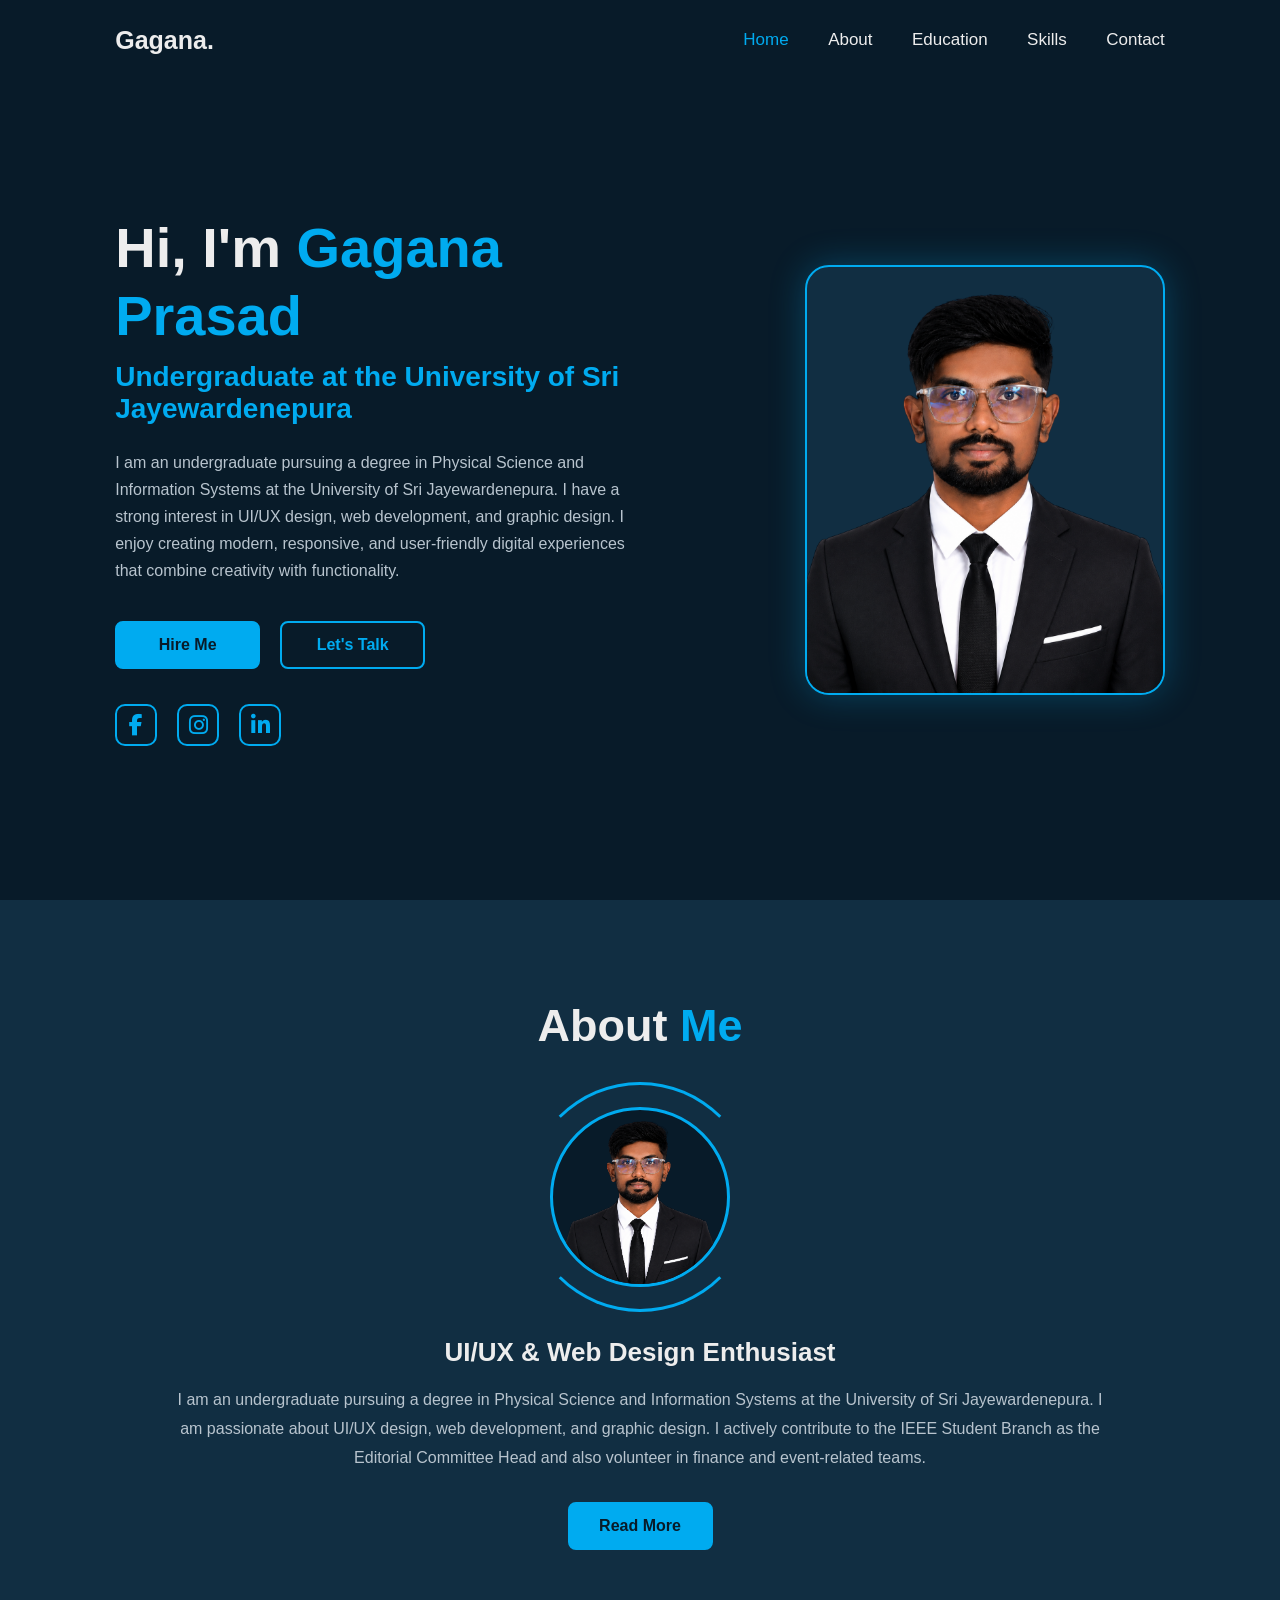
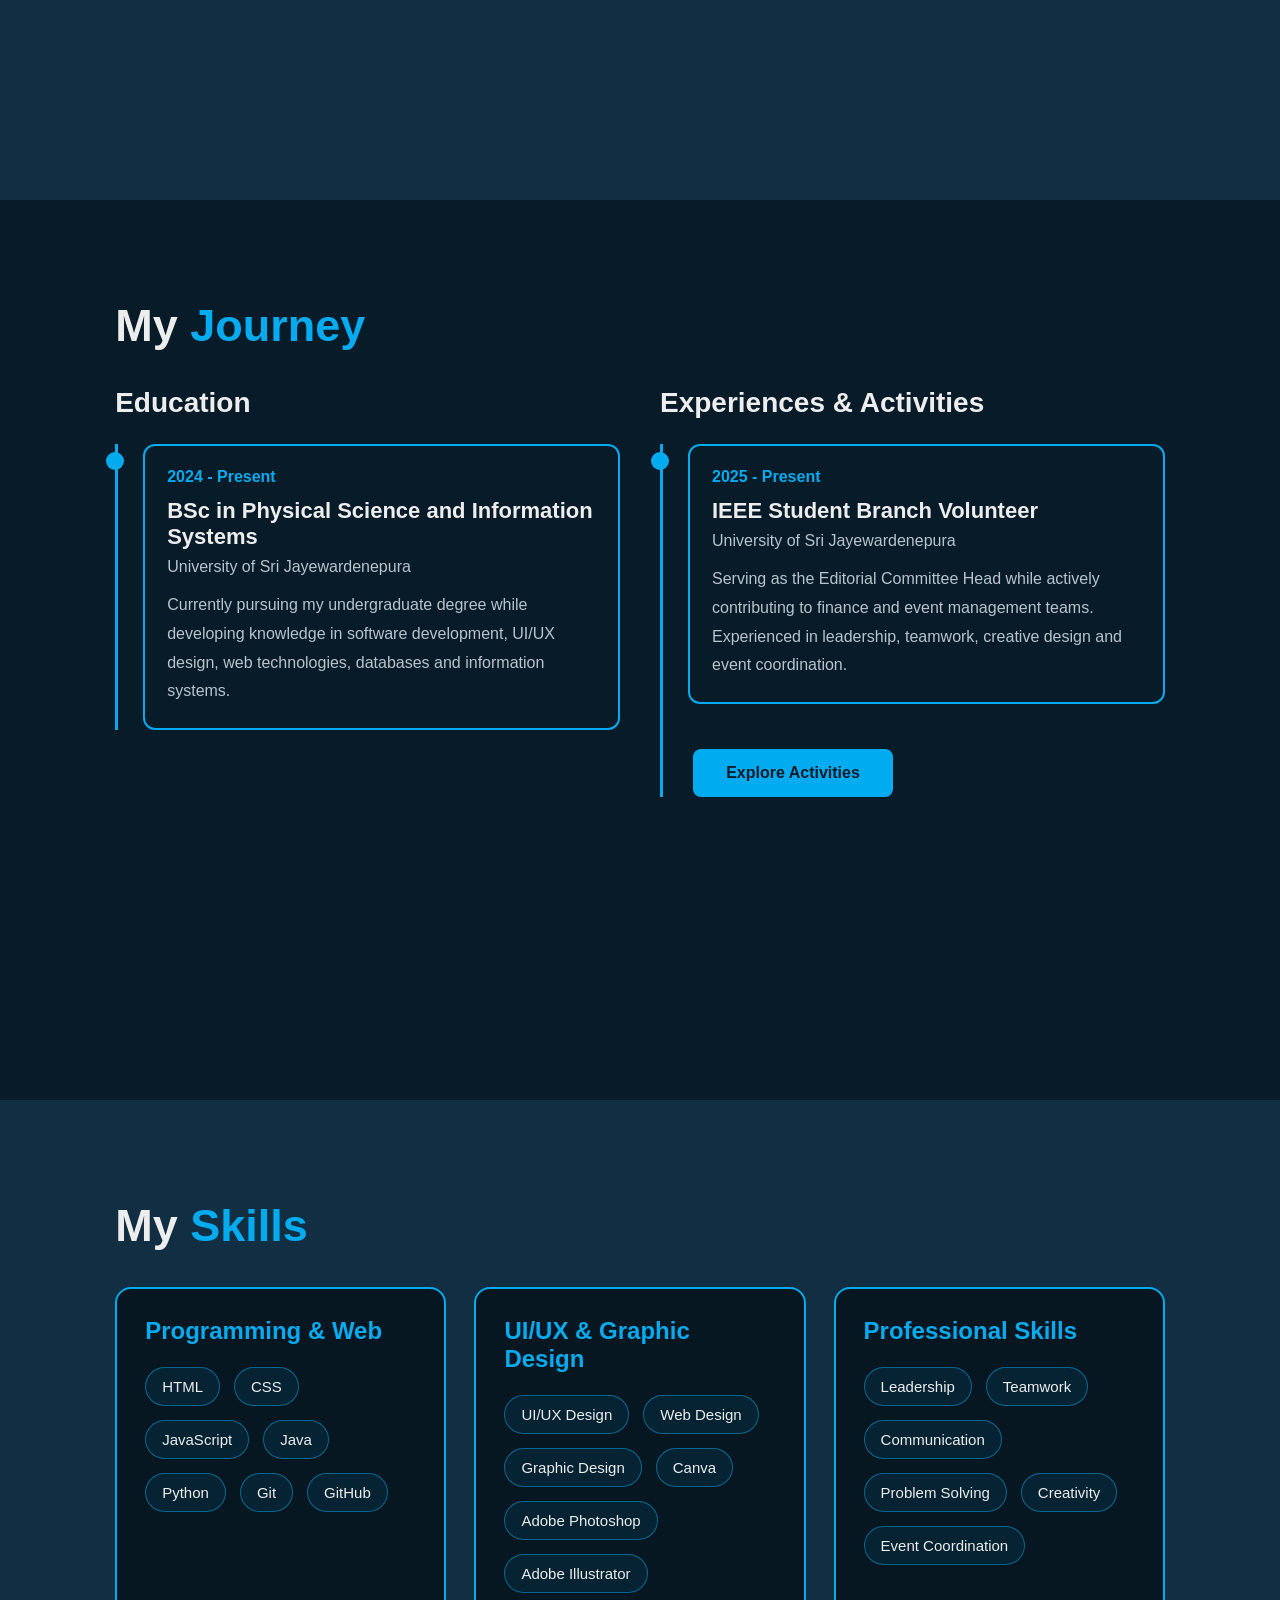
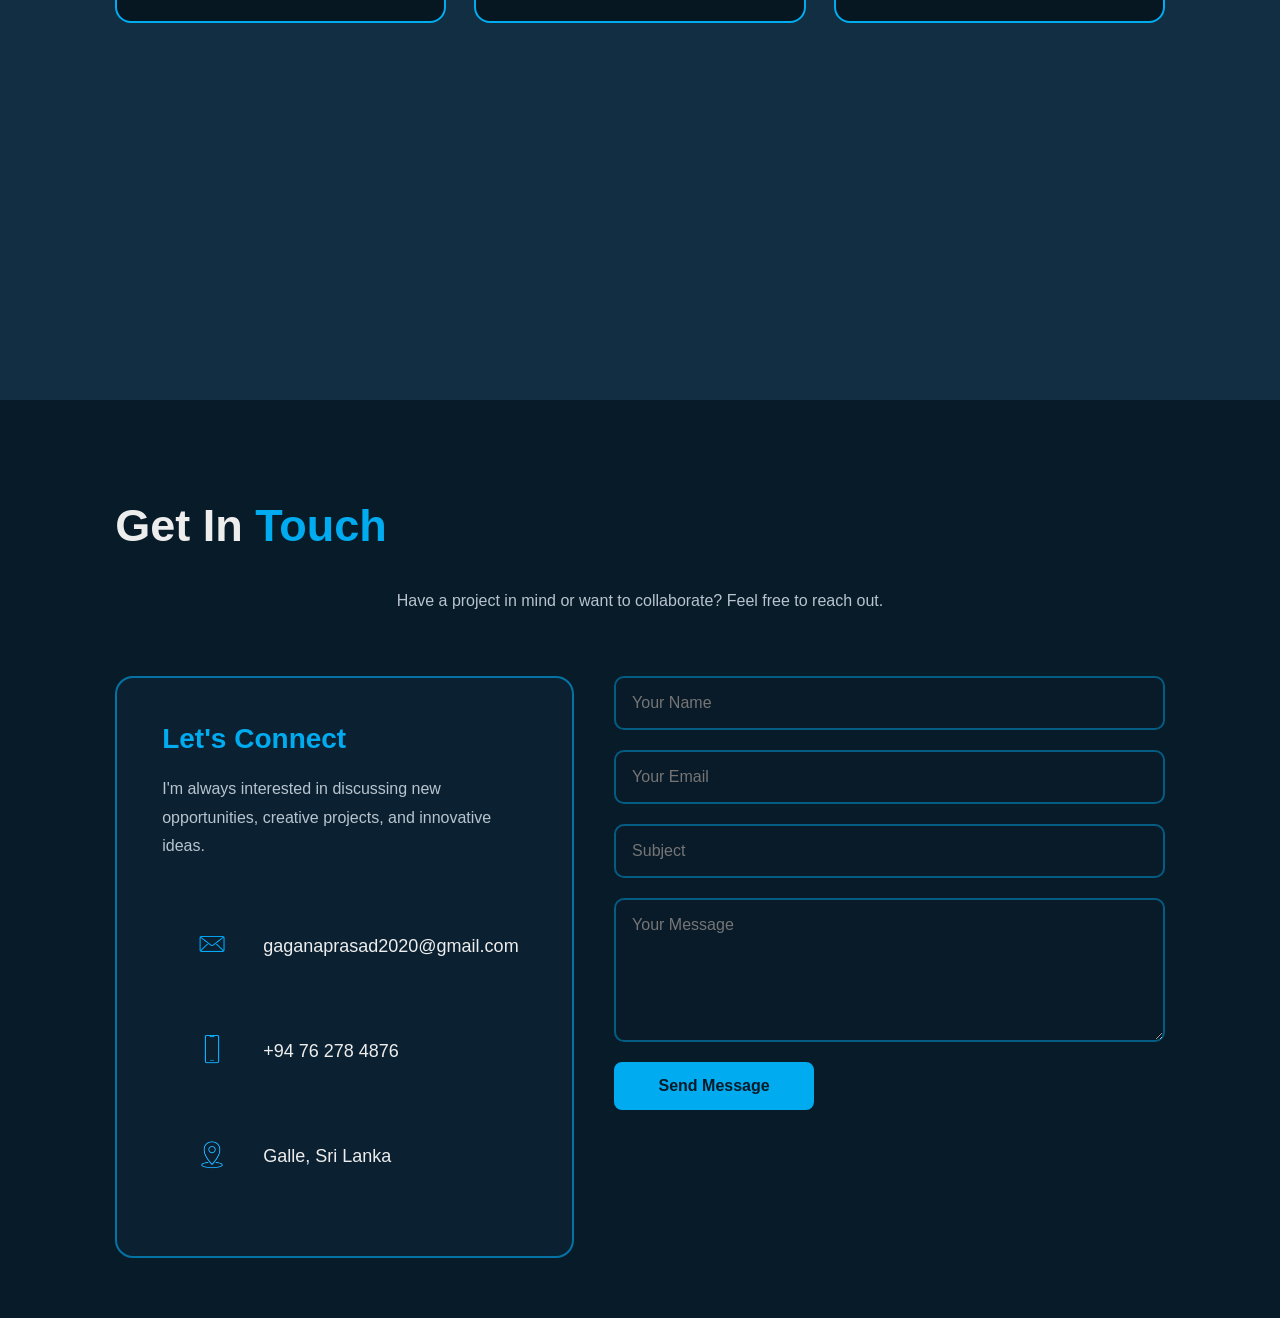
<file: index.html>
<!DOCTYPE html>
<html lang="en">
<head>
  <meta charset="UTF-8">
  <meta name="viewport" content="width=device-width, initial-scale=1.0">
  <title>Gagana Prasad | Portfolio</title>
  <link rel="stylesheet" href="style.css">
  <link rel="stylesheet"
href="https://cdnjs.cloudflare.com/ajax/libs/font-awesome/6.7.2/css/all.min.css">
</head>
<body>

  <header class="header">
    <a href="#" class="logo">Gagana.</a>

    <nav class="navbar">
      <a href="#home" class="active">Home</a>
      <a href="#about">About</a>
      <a href="#education">Education</a>
      <a href="#skills">Skills</a>
      <a href="#contact">Contact</a>
    </nav>
  </header>

 <section class="home" id="home">
  <div class="home-content">
    <h1>Hi, I'm <span>Gagana Prasad</span></h1>
    <h3>Undergraduate at the University of Sri Jayewardenepura</h3>

    <p>
      I am an undergraduate pursuing a degree in Physical Science and Information Systems
      at the University of Sri Jayewardenepura. I have a strong interest in UI/UX design,
      web development, and graphic design. I enjoy creating modern, responsive, and
      user-friendly digital experiences that combine creativity with functionality.
    </p>

    <div class="btn-box">
      <a href="#contact" class="btn">Hire Me</a>
      <a href="#contact" class="btn outline">Let's Talk</a>
    </div>

    <div class="home-social">

    <a href="https://www.facebook.com/share/14feWD1G5MT/" target="_blank">
        <i class="fab fa-facebook-f"></i>
    </a>

    <a href="https://www.instagram.com/gagan_a.prsd?igsh=OXZpeDdwNjBiOGdx" target="_blank">
        <i class="fab fa-instagram"></i>
    </a>

    <a href="https://www.linkedin.com/in/gagana-prasad-565ba6266?utm_source=share_via&utm_content=profile&utm_medium=member_android" target="_blank">
        <i class="fab fa-linkedin-in"></i>
    </a>

</div>
  </div>

  <div class="home-img">
    <img src="image/profile.png" alt="Gagana Prasad">
  </div>
</section>
  <section class="about" id="about">
  <h2 class="heading">About <span>Me</span></h2>

  <div class="about-img">
    <img src="image/profile.png" alt="Profile">
    <span class="circle-spin"></span>
  </div>

  <div class="about-content">
    <h3>UI/UX & Web Design Enthusiast</h3>

    <p>
      I am an undergraduate pursuing a degree in Physical Science and Information Systems at the University of Sri Jayewardenepura. I am passionate about UI/UX design, web development, and graphic design. I actively contribute to the IEEE Student Branch as the Editorial Committee Head and also volunteer in finance and event-related teams.
    </p>

    <a href="#education" class="btn">Read More</a>
  </div>
</section>
<section class="education" id="education">
  <h2 class="heading">My <span>Journey</span></h2>

  <div class="education-row">
    

    <div class="education-column">
      <h3 class="title">Education</h3>

      <div class="education-box">
        <div class="education-content">
          <div class="content">
            <div class="year"> 2024 - Present</div>

            <h3>BSc in Physical Science and Information Systems</h3>
            <h4>University of Sri Jayewardenepura</h4>

            <p>
              Currently pursuing my undergraduate degree while developing knowledge in software development, UI/UX design, web technologies, databases and information systems.
            </p>
          </div>
        </div>
        
      </div>
      
    </div>

    <div class="education-column">
      <h3 class="title">Experiences & Activities</h3>
      

      <div class="education-box">

        <div class="education-content">
          <div class="content">
            <div class="year"> 2025 - Present</div>

            <h3>IEEE Student Branch Volunteer</h3>
            <h4>University of Sri Jayewardenepura</h4>

            <p>
              Serving as the Editorial Committee Head while actively contributing to finance and event management teams. Experienced in leadership, teamwork, creative design and event coordination.
            </p>
          </div>
          <div class="activities-button">
    <a href="activities.html" class="btn">
        Explore Activities
    </a>
</div>
        </div>
        
        

        
</section>

  <section class="skills" id="skills">
  <h2 class="heading">My <span>Skills</span></h2>

  <div class="skills-container">

    <div class="skill-card">
      <h3>Programming & Web</h3>

      <div class="skill-tags">
        <span>HTML</span>
        <span>CSS</span>
        <span>JavaScript</span>
        <span>Java</span>
        <span>Python</span>
        <span>Git</span>
        <span>GitHub</span>
      </div>
    </div>

    <div class="skill-card">
      <h3>UI/UX & Graphic Design</h3>

      <div class="skill-tags">
        <span>UI/UX Design</span>
        <span>Web Design</span>
        <span>Graphic Design</span>
        <span>Canva</span>
        <span>Adobe Photoshop</span>
        <span>Adobe Illustrator</span>
      </div>
    </div>

    <div class="skill-card">
      <h3>Professional Skills</h3>

      <div class="skill-tags">
        <span>Leadership</span>
        <span>Teamwork</span>
        <span>Communication</span>
        <span>Problem Solving</span>
        <span>Creativity</span>
        <span>Event Coordination</span>
      </div>
    </div>

  </div>
</section>
</section>


</section>
  <script src="script.js"></script>
  <section class="contact" id="contact">

    <h2 class="heading">Get In <span>Touch</span></h2>

    <p class="contact-subtitle">
        Have a project in mind or want to collaborate? Feel free to reach out.
    </p>

    <div class="contact-container">

        <div class="contact-info">

            <h3>Let's Connect</h3>

            <p>
                I'm always interested in discussing new opportunities,
                creative projects, and innovative ideas.
            </p>

          <div class="info-item">
    <img src="image/icons/email.png" alt="">
    <span>gaganaprasad2020@gmail.com</span>
</div>

<div class="info-item">
    <img src="image/icons/phone.png" alt="">
    <span>+94 76 278 4876</span>
</div>

<div class="info-item">
    <img src="image/icons/location.png" alt="">
    <span>Galle, Sri Lanka</span>
</div>

        </div>

        <form class="contact-form">

            <input type="text" placeholder="Your Name">

            <input type="email" placeholder="Your Email">

            <input type="text" placeholder="Subject">

            <textarea rows="6" placeholder="Your Message"></textarea>

            <button class="btn">
                Send Message
            </button>

        </form>

    </div>

</section>
</body>
</html>
</file>
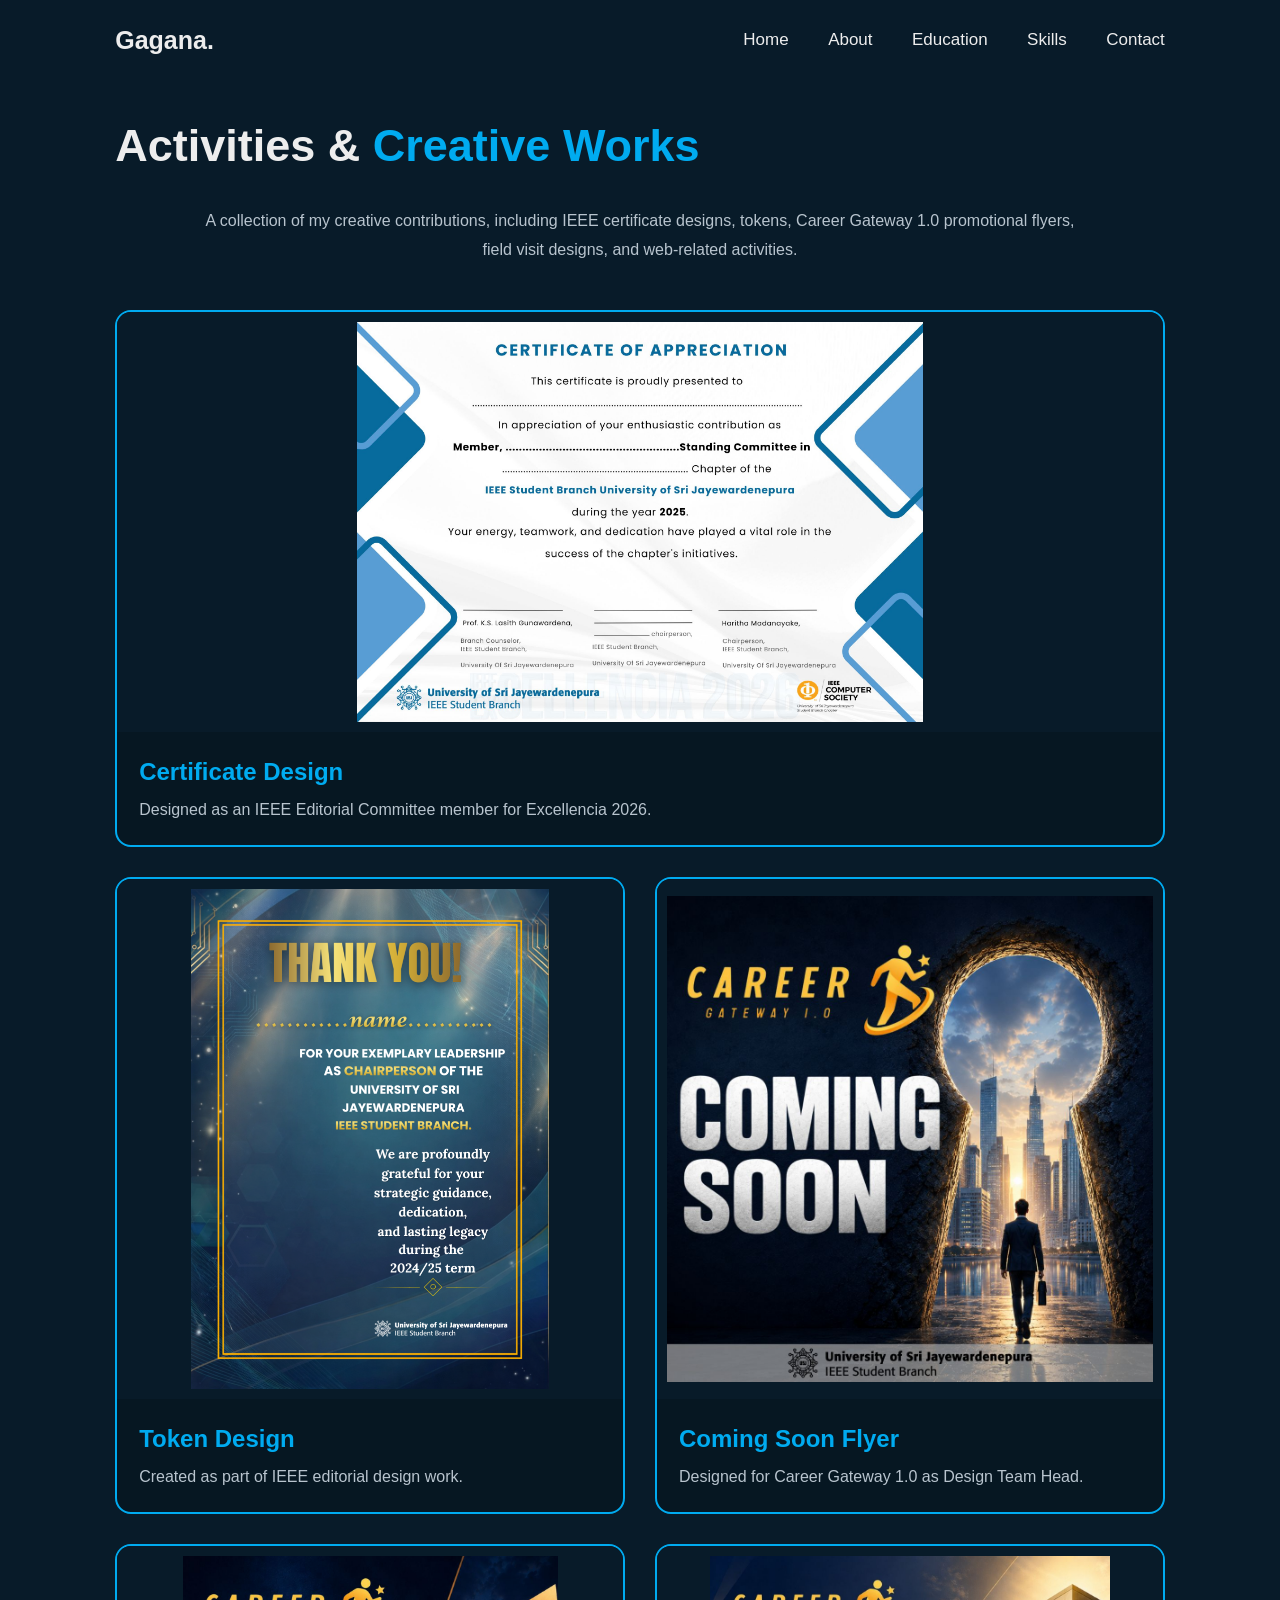
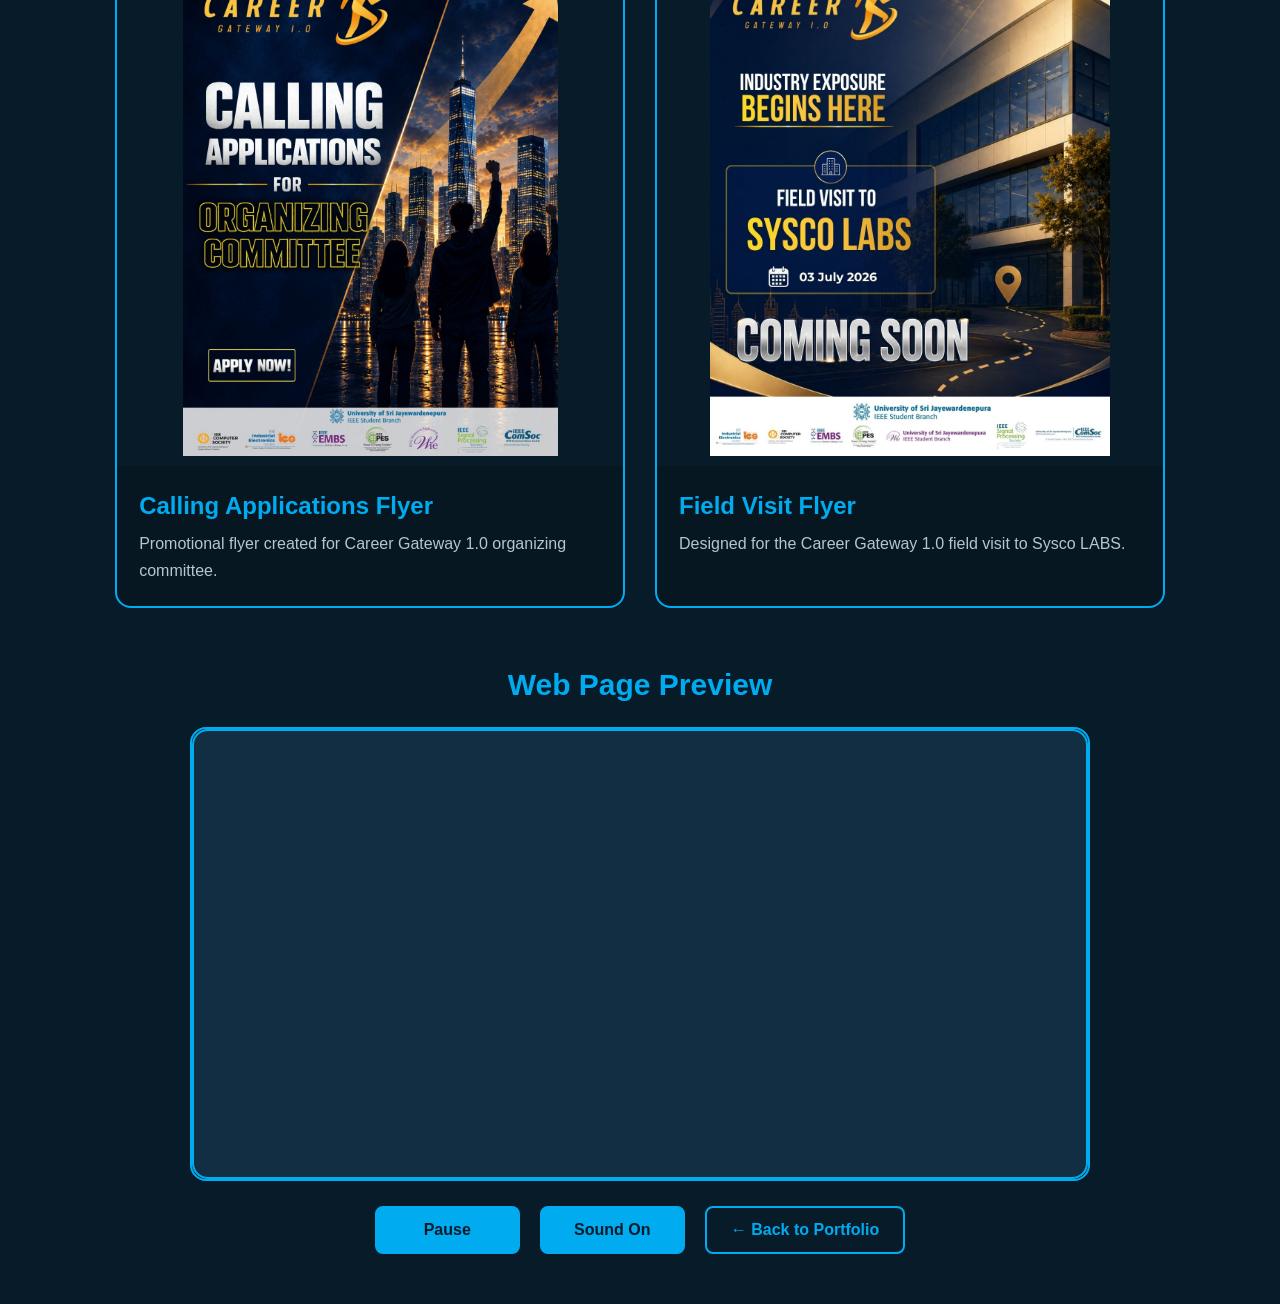
<file: activities.html>
<!DOCTYPE html>
<html lang="en">
<head>
  <meta charset="UTF-8">
  <meta name="viewport" content="width=device-width, initial-scale=1.0">
  <title>Activities | Gagana Prasad</title>
  <link rel="stylesheet" href="style.css">
</head>
<body>

<header class="header">
  <a href="index.html" class="logo">Gagana.</a>

  <nav class="navbar">
    <a href="index.html#home">Home</a>
    <a href="index.html#about">About</a>
    <a href="index.html#education">Education</a>
    <a href="index.html#skills">Skills</a>
    <a href="index.html#contact">Contact</a>
  </nav>
</header>

<section class="activities-page">
  <h2 class="heading">Activities & <span>Creative Works</span></h2>

  <p class="activities-intro">
    A collection of my creative contributions, including IEEE certificate designs, tokens,
    Career Gateway 1.0 promotional flyers, field visit designs, and web-related activities.
  </p>

  <div class="activity-grid">

    <div class="activity-card wide">
      <img src="image/activity1.jpg" alt="Certificate Design">
      <div class="activity-info">
        <h3>Certificate Design</h3>
        <p>Designed as an IEEE Editorial Committee member for Excellencia 2026.</p>
      </div>
    </div>

    <div class="activity-card">
      <img src="image/activity2.png" alt="Token Design">
      <div class="activity-info">
        <h3>Token Design</h3>
        <p>Created as part of IEEE editorial design work.</p>
      </div>
    </div>

    <div class="activity-card">
      <img src="image/activity3.jpg" alt="Career Gateway Coming Soon Flyer">
      <div class="activity-info">
        <h3>Coming Soon Flyer</h3>
        <p>Designed for Career Gateway 1.0 as Design Team Head.</p>
      </div>
    </div>

    <div class="activity-card">
      <img src="image/activity4.jpg" alt="Calling Applications Flyer">
      <div class="activity-info">
        <h3>Calling Applications Flyer</h3>
        <p>Promotional flyer created for Career Gateway 1.0 organizing committee.</p>
      </div>
    </div>

    <div class="activity-card">
      <img src="image/activity5.jpg" alt="Sysco LABS Field Visit Flyer">
      <div class="activity-info">
        <h3>Field Visit Flyer</h3>
        <p>Designed for the Career Gateway 1.0 field visit to Sysco LABS.</p>
      </div>
    </div>

  </div>

 <div class="video-section">
    <h3>Web Page Preview</h3>

    <div class="video-box">
        <video id="previewVideo" muted loop playsinline>
            <source src="image/activity-video.mp4" type="video/mp4">
        </video>
    </div>

    <div class="video-controls">

        <button id="videoToggle" class="btn">
            Pause
        </button>

        <button id="soundToggle" class="btn">
            Sound On
        </button>

        <a href="index.html#education" class="btn outline">
            ← Back to Portfolio
        </a>

    </div>
</div>

</section>

<script src="script.js"></script>
</body>
</html>
</file>
<file: style.css>
:root {
  --bg-color: #081b29;
  --second-bg-color: #112e42;
  --text-color: #ededed;
  --main-color: #00abf0;
  --gray-color: #b8c4ce;
}

* {
  margin: 0;
  padding: 0;
  box-sizing: border-box;
  font-family: Arial, sans-serif;
  text-decoration: none;
  border: none;
  outline: none;
  scroll-behavior: smooth;
}

body {
  background: var(--bg-color);
  color: var(--text-color);
}

.header {
  position: fixed;
  top: 0;
  left: 0;
  width: 100%;
  height: 80px;
  padding: 20px 9%;
  background: var(--bg-color);
  display: flex;
  justify-content: space-between;
  align-items: center;
  z-index: 100;
}

.logo {
  font-size: 25px;
  color: var(--text-color);
  font-weight: 700;
}

.navbar a {
  font-size: 17px;
  color: var(--text-color);
  font-weight: 500;
  margin-left: 35px;
  transition: 0.3s;
}

.navbar a:hover,
.navbar a.active {
  color: var(--main-color);
}

.home {
  min-height: 100vh;
  padding: 100px 9% 40px;
  display: flex;
  align-items: center;
  justify-content: space-between;
  gap: 70px;
}

.home-content {
  width: 55%;
  max-width: 720px;
}

.home-content h1 {
  font-size: 56px;
  line-height: 1.2;
  font-weight: 700;
}

.home-content h1 span {
  color: var(--main-color);
}

.home-content h3 {
  font-size: 28px;
  color: var(--main-color);
  margin-top: 12px;
}

.home-content p {
  font-size: 16px;
  color: var(--gray-color);
  margin: 24px 0 36px;
  line-height: 1.7;
}

.btn-box {
  display: flex;
  gap: 20px;
}

.btn {
  display: inline-flex;
  justify-content: center;
  align-items: center;
  min-width: 145px;
  height: 48px;
  padding: 0 24px;
  background: var(--main-color);
  border: 2px solid var(--main-color);
  border-radius: 8px;
  color: var(--bg-color);
  font-size: 16px;
  font-weight: 600;
  cursor: pointer;
  transition: 0.3s;
}

.btn:hover {
  background: transparent;
  color: var(--main-color);
}

.btn.outline {
  background: transparent;
  color: var(--main-color);
}

.btn.outline:hover {
  background: var(--main-color);
  color: var(--bg-color);
}

.home-img {
  width: 45%;
  display: flex;
  justify-content: flex-end;
  align-items: center;
}

.home-img img {
  width: 360px;
  height: 430px;
  object-fit: cover;
  object-position: center top;
  border-radius: 24px;
  border: 2px solid var(--main-color);
  background: var(--second-bg-color);
  box-shadow: 0 0 35px rgba(0, 171, 240, 0.28);
  transition: 0.4s;
}

.home-img img:hover {
  transform: translateY(-8px);
}

/* About Section */
.about {
  min-height: 100vh;
  padding: 100px 9% 40px;
  background: var(--second-bg-color);
  text-align: center;
}

.heading {
  font-size: 45px;
  margin-bottom: 35px;
}

.heading span {
  color: var(--main-color);
}

.about-img {
  position: relative;
  width: 220px;
  height: 220px;
  margin: 0 auto 30px;
  border-radius: 50%;
  display: flex;
  justify-content: center;
  align-items: center;
}

.about-img img {
  width: 180px;
  height: 180px;
  object-fit: cover;
  object-position: center top;
  border-radius: 50%;
  border: 3px solid var(--main-color);
  background: var(--bg-color);
}

.circle-spin {
  position: absolute;
  width: 220px;
  height: 220px;
  border-radius: 50%;
  border-top: 3px solid var(--main-color);
  border-bottom: 3px solid var(--main-color);
  border-left: 3px solid transparent;
  border-right: 3px solid transparent;
}

.about-content {
  max-width: 950px;
  margin: 0 auto;
}

.about-content h3 {
  font-size: 26px;
  color: var(--text-color);
  margin-bottom: 18px;
}

.about-content p {
  font-size: 16px;
  color: var(--gray-color);
  line-height: 1.8;
  margin-bottom: 30px;
}
.circle-spin {
  position: absolute;
  width: 230px;
  height: 230px;
  border-radius: 50%;
  border: 3px solid transparent;
  border-top: 3px solid var(--main-color);
  border-bottom: 3px solid var(--main-color);
  animation: spinRing 5s linear infinite;
}

@keyframes spinRing {
  from {
    transform: rotate(0deg);
  }

  to {
    transform: rotate(360deg);
  }
}
/* Responsive */
@media (max-width: 900px) {
  .header {
    padding: 20px 5%;
  }

  .navbar a {
    margin-left: 15px;
    font-size: 14px;
  }

  .home {
    flex-direction: column;
    text-align: center;
    padding: 120px 5% 40px;
    gap: 35px;
  }

  .home-content {
    width: 100%;
  }

  .home-content h1 {
    font-size: 40px;
  }

  .home-content h3 {
    font-size: 22px;
  }

  .btn-box {
    justify-content: center;
  }

  .home-img {
    width: 100%;
    justify-content: center;
  }

  .home-img img {
    width: 280px;
    height: 340px;
  }

  .heading {
    font-size: 36px;
  }

  .about-img {
    position: relative;
    width: 190px;
    height: 190px;
    margin: 40px auto;
    display:flex;
    justify-content:center;
    align-items:center;
  }

  .about-img img {
    width: 155px;
    height: 155px;
    border-radius:50%;
    object-fit:cover;
    object-position:center top;
    border:4px solid #00abf0;
    z-index:5;
    background:#16364d;
  }

  .circle-spin {
    position:absolute;
    width:260px;
    height:260px;
    border-radius:50%;
    border-top:3px solid #00abf0;
    border-right:3px solid transparent;
    border-bottom:3px solid #00abf0;
    border-left:3px solid transparent;
    animation:rotateRing 6s linear infinite;
  }
  .circle-spin.second{
    width:290px;
    height:290px;

    border-top:3px solid transparent;
    border-right:3px solid #00abf0;
    border-bottom:3px solid transparent;
    border-left:3px solid #00abf0;

    animation:rotateRingReverse 9s linear infinite;
}
@keyframes rotateRing{

    from{
        transform:rotate(0deg);
    }

    to{
        transform:rotate(360deg);
    }

}

@keyframes rotateRingReverse{

    from{
        transform:rotate(360deg);
    }

    to{
        transform:rotate(0deg);
    }

}

}
.education{
    min-height:100vh;
    padding:100px 9% 40px;
}

.education-row{
    display:flex;
    flex-wrap:wrap;
    gap:40px;
}

.education-column{
    flex:1 1 450px;
}

.education-column .title{
    font-size:28px;
    margin-bottom:25px;
}

.education {
  min-height: 100vh;
  padding: 100px 9% 40px;
}

.education-row {
  display: flex;
  flex-wrap: wrap;
  gap: 40px;
}

.education-column {
  flex: 1 1 450px;
}

.education-column .title {
  font-size: 28px;
  margin-bottom: 25px;
}

.education-box {
  border-left: 3px solid var(--main-color);
}

.education-content {
  position: relative;
  padding-left: 25px;
  margin-bottom: 30px;
}

.education-content::before {
  content: "";
  position: absolute;
  left: -12px;
  top: 8px;
  width: 18px;
  height: 18px;
  background: var(--main-color);
  border-radius: 50%;
}

.education-content .content {
  border: 2px solid var(--main-color);
  border-radius: 12px;
  padding: 22px;
  transition: 0.3s;
}

.education-content .content:hover {
  transform: translateY(-5px);
  box-shadow: 0 0 20px rgba(0, 171, 240, 0.25);
}

.year {
  color: var(--main-color);
  font-weight: 600;
  margin-bottom: 12px;
}

.content h3 {
  font-size: 22px;
  margin-bottom: 8px;
}

.content h4 {
  color: var(--gray-color);
  margin-bottom: 15px;
  font-weight: 500;
}

.content p {
  line-height: 1.8;
  color: var(--gray-color);
}
.education .btn{
    margin-top:20px;
}
.education-btn{
    display:flex;
    justify-content:center;
    margin-top:50px;
}
.activities-button{
    display:flex;
    justify-content:flex-start;
    margin-top:25px;
    margin-left:5px;
}

.activities-button .btn{
    width:200px;
}
.education-content .content:hover{
    transform:translateY(-6px);
    box-shadow:0 0 20px rgba(0,171,240,.3);
}
.activities-page {
  min-height: 100vh;
  padding: 120px 9% 50px;
}

.activities-intro {
  max-width: 900px;
  margin: 0 auto 45px;
  text-align: center;
  color: var(--gray-color);
  line-height: 1.8;
  font-size: 16px;
}

.activity-grid {
  display: grid;
  grid-template-columns: repeat(2, 1fr);
  gap: 30px;
}

.activity-card {
  border: 2px solid var(--main-color);
  border-radius: 16px;
  overflow: hidden;
  background: #061722;
  transition: 0.4s;
}

.activity-card.wide {
  grid-column: span 2;
}

.activity-card img {
  width: 100%;
  height: 420px;
  object-fit: contain;
  background: #fff;
  padding: 10px;
}

.activity-card:not(.wide) img {
  height: 520px;
}

.activity-info {
  padding: 22px;
}

.activity-info h3 {
  color: var(--main-color);
  font-size: 24px;
  margin-bottom: 10px;
}

.activity-info p {
  color: var(--gray-color);
  line-height: 1.7;
}

.activity-card:hover {
  transform: translateY(-8px);
  box-shadow: 0 0 25px rgba(0,171,240,.3);
}

.video-section {
  margin-top: 60px;
  text-align: center;
}

.video-section h3 {
  font-size: 30px;
  color: var(--main-color);
  margin-bottom: 25px;
}

.video-section video {
  width: 100%;
  max-width: 900px;
  border: 2px solid var(--main-color);
  border-radius: 16px;
}

.back-btn {
  display: flex;
  justify-content: center;
  margin-top: 45px;
}

@media (max-width: 768px) {
  .activity-grid {
    grid-template-columns: 1fr;
  }

  .activity-card.wide {
    grid-column: span 1;
  }

  .activity-card img,
  .activity-card:not(.wide) img {
    height: auto;
  }
}
.activity-card img{
    width:100%;
    height:420px;
    object-fit:contain;
    background:#081b29;
    padding:10px;
}
.video-box {
  position: relative;
  width: 100%;
  max-width: 900px;
  margin: 0 auto;
  border: 2px solid var(--main-color);
  border-radius: 16px;
  overflow: hidden;
  background: #112e42;
}

.video-box video {
  width: 100%;
  display: block;
}

.video-btn {
  position: absolute;
  bottom: 18px;
  left: 18px;
  padding: 10px 18px;
  border-radius: 8px;
  background: var(--main-color);
  color: var(--bg-color);
  font-weight: 700;
  cursor: pointer;
}

.video-btn.sound {
  left: 145px;
}
.video-controls{
    display:flex;
    justify-content:center;
    align-items:center;
    gap:20px;
    margin-top:25px;
    flex-wrap:wrap;
}
.skills {
  min-height: 100vh;
  padding: 100px 9% 40px;
  background: var(--second-bg-color);
}

.skills-container {
  display: grid;
  grid-template-columns: repeat(3, 1fr);
  gap: 28px;
}

.skill-card {
  border: 2px solid var(--main-color);
  border-radius: 16px;
  padding: 28px;
  background: #061722;
  transition: 0.35s;
}

.skill-card:hover {
  transform: translateY(-8px);
  box-shadow: 0 0 25px rgba(0, 171, 240, 0.28);
}

.skill-card h3 {
  font-size: 24px;
  color: var(--main-color);
  margin-bottom: 22px;
}

.skill-tags {
  display: flex;
  flex-wrap: wrap;
  gap: 14px;
}

.skill-tags span {
  padding: 10px 16px;
  border: 1px solid rgba(0, 171, 240, 0.5);
  border-radius: 30px;
  color: var(--text-color);
  background: rgba(0, 171, 240, 0.08);
  font-size: 15px;
  transition: 0.3s;
}

.skill-tags span:hover {
  background: var(--main-color);
  color: var(--bg-color);
}

@media (max-width: 900px) {
  .skills-container {
    grid-template-columns: 1fr;
  }
}
.contact{
    min-height:100vh;
    padding:100px 9% 60px;
}

.contact-subtitle{
    text-align:center;
    color:var(--gray-color);
    max-width:700px;
    margin:20px auto 60px;
    line-height:1.8;
}

.contact-container{
    display:grid;
    grid-template-columns:1fr 1.2fr;
    gap:40px;
}

.contact-info{
    position:relative;
    overflow:hidden;
    background:#0b2132;
    border:2px solid rgba(0,171,240,.6);
    border-radius:18px;
    padding:45px;
    transition:all .35s ease;
}

.contact-info::before{
    content:"";
    position:absolute;
    inset:0;
    background:linear-gradient(
        135deg,
        rgba(0,171,240,.08),
        transparent 45%
    );
    opacity:0;
    transition:.35s;
}

.contact-info:hover{
    transform:translate(-10px,-10px);
    border-color:#37d0ff;
    box-shadow:
        0 0 18px rgba(0,171,240,.28),
        0 0 40px rgba(0,171,240,.18);
}

.contact-info:hover::before{
    opacity:1;
}

.contact-info h3{
    font-size:28px;
    color:var(--main-color);
    margin-bottom:20px;
}

.contact-info p{
    color:var(--gray-color);
    line-height:1.8;
    margin-bottom:35px;
}

.info-item{
    margin-bottom:20px;
    font-size:14px;
    color:var(--text-color);
}

.contact-form{
    display:flex;
    flex-direction:column;
    gap:20px;
}

.contact-form input,
.contact-form textarea{

    width:100%;
    padding:16px;
    background:#091b29;

    border:2px solid rgba(0,171,240,.4);

    border-radius:9px;

    color:white;

    font-size:14px;

    transition:.3s;

}

.contact-form input:focus,
.contact-form textarea:focus{

    border-color:var(--main-color);

}

.contact-form input,
.contact-form textarea{
    width:100%;
    padding:16px;
    background:#091b29;
    border:2px solid rgba(0,171,240,.45);
    border-radius:10px;
    color:white;
    font-size:16px;
    transition:.3s ease;
}

.contact-form input:hover,
.contact-form textarea:hover{
    background:#0d2f46;
    border-color:var(--main-color);
    box-shadow:0 0 18px rgba(0,171,240,.25);
}

.contact-form input:focus,
.contact-form textarea:focus{
    background:#0f3a57;
    border-color:var(--main-color);
    box-shadow:0 0 22px rgba(0,171,240,.38);
}

.contact-form button{

    width:200px;

}

@media(max-width:900px){

.contact-container{

grid-template-columns:1fr;

}

.contact-form button{

width:100%;

}

}
.info-item{
    display:flex;
    align-items:center;
    gap:1px;
    margin-bottom:5px;
}

.info-item img{
    width:100px;
    height:100px;
    object-fit:contain;
}

.info-item span{
    font-size:18px;
    color:var(--text-color);
}
.home-social{
    display:flex;
    gap:20px;
    margin-top:35px;
}

.home-social a{
    width:42px;
    height:42px;
    display:flex;
    justify-content:center;
    align-items:center;
    border:2px solid #00abf0;
    border-radius:10px;
    color:#00abf0;
    font-size:22px;
    text-decoration:none;
    transition:.3s ease;
}

.home-social a:hover{
    background:#00abf0;
    color:#081b29;
    transform:translateY(-5px);
    box-shadow:0 0 15px #00abf0;
}


@media (max-width: 768px) {

  .header {
    height: auto;
    padding: 15px 5%;
    flex-direction: column;
    gap: 15px;
  }

  .logo {
    font-size: 24px;
  }

  .navbar {
    display: flex;
    flex-wrap: wrap;
    justify-content: center;
    gap: 14px;
  }

  .navbar a {
    margin-left: 0;
    font-size: 14px;
  }

  .home {
    flex-direction: column-reverse;
    text-align: center;
    padding: 140px 5% 60px;
    gap: 35px;
  }

  .home-content {
    width: 100%;
  }

  .home-content h1 {
    font-size: 38px;
  }

  .home-content h3 {
    font-size: 22px;
  }

  .home-content p {
    font-size: 15px;
    line-height: 1.7;
  }

  .btn-box {
    justify-content: center;
    flex-wrap: wrap;
  }

  .home-social {
    justify-content: center;
  }

  .home-img {
    width: 100%;
    justify-content: center;
  }

  .home-img img {
    width: 270px;
    height: 330px;
  }

  .about {
    padding: 100px 5% 60px;
  }

  .heading {
    font-size: 36px;
  }

  .about-content h3 {
    font-size: 22px;
  }

  .about-content p {
    font-size: 15px;
  }

  .education {
    padding: 100px 5% 60px;
  }

  .education-row {
    flex-direction: column;
    gap: 40px;
  }

  .education-column {
    width: 100%;
  }

  .education-column .title {
    font-size: 25px;
  }

  .education-content .content {
    padding: 18px;
  }

  .content h3 {
    font-size: 20px;
  }

  .content p {
    font-size: 15px;
  }

  .activities-button {
    margin-left: 0;
    justify-content: center;
  }

  .skills {
    padding: 100px 5% 60px;
  }

  .skills-container {
    grid-template-columns: 1fr;
  }

  .skill-card {
    padding: 24px;
  }

  .contact {
    padding: 100px 5% 60px;
  }

  .contact-container {
    grid-template-columns: 1fr;
  }

  .contact-info {
    padding: 28px;
  }

  .contact-info h3 {
    font-size: 24px;
  }

  .info-item {
    gap: 15px;
    font-size: 15px;
  }

  .info-item img {
    width: 24px;
    height: 24px;
  }

  .contact-form button {
    width: 100%;
  }
}

@media (max-width: 480px) {

  .home-content h1 {
    font-size: 32px;
  }

  .home-content h3 {
    font-size: 19px;
  }

  .home-img img {
    width: 240px;
    height: 300px;
  }

  .btn {
    min-width: 130px;
    height: 45px;
    font-size: 14px;
  }

  .home-social a {
    width: 38px;
    height: 38px;
    font-size: 19px;
  }

  .heading {
    font-size: 32px;
  }
}
</file>
